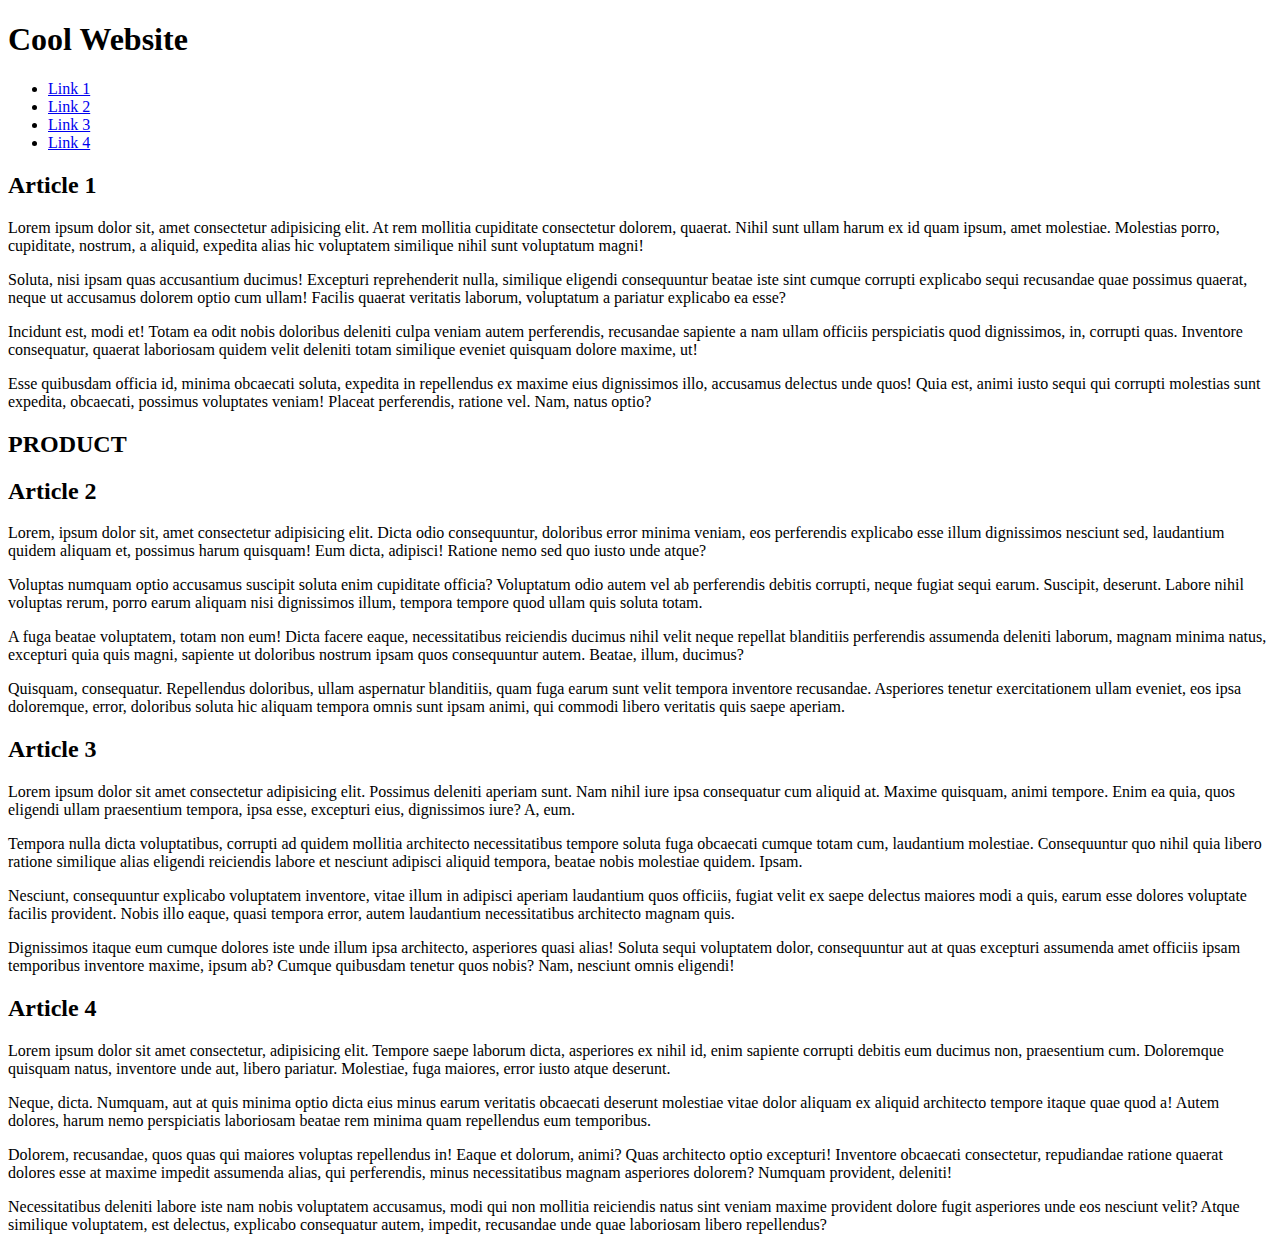
<file: kurata.kimi/class-work/index.html>
<!DOCTYPE html>
<html lang="en">
<head>
	<meta charset="UTF-8">
	<meta name="viewport" content="width=device-width, initial-scale=1.0">
	<title>Website</title>
	<base href="http://kimikurata.com/aau/wnm608/kurata.kimi/class-work/">

   <link rel="stylesheet" href="lib/css/styleguide.css">
   <link rel="stylesheet" href="lib/css/gridsystem.css">
   <link rel="stylesheet" href="css/storetheme.css">
</head>
<body>
 <!-- header>h1+p -->
   <!-- cmd + / -->
   <header class="navbar">
      <div class="container display-flex flex-align-center">
         <div class="flex-none">
            <h1>Cool Website</h1>
         </div>

         <div class="flex-stretch"></div>

         <!-- nav.nav>ul>li*4>a[href=#article$]>{Link $} -->
         <nav class="nav flex-none">
            <ul class="display-flex">
               <li><a href="#article1">Link 1</a></li>
               <li><a href="#article2">Link 2</a></li>
               <li><a href="#article3">Link 3</a></li>
               <li><a href="#article4">Link 4</a></li>
            </ul>
         </nav>
      </div>
   </header>


   <!-- .container>article#article$.article*4>h2{Article $}+div.article-body>p*4>lorem40 -->
   <div class="container">
      <article id="article1" class="article card soft">
         <h2>Article 1</h2>
         <div class="article-body">
            <p>Lorem ipsum dolor sit, amet consectetur adipisicing elit. At rem mollitia cupiditate consectetur dolorem, quaerat. Nihil sunt ullam harum ex id quam ipsum, amet molestiae. Molestias porro, cupiditate, nostrum, a aliquid, expedita alias hic voluptatem similique nihil sunt voluptatum magni!</p>
            <p>Soluta, nisi ipsam quas accusantium ducimus! Excepturi reprehenderit nulla, similique eligendi consequuntur beatae iste sint cumque corrupti explicabo sequi recusandae quae possimus quaerat, neque ut accusamus dolorem optio cum ullam! Facilis quaerat veritatis laborum, voluptatum a pariatur explicabo ea esse?</p>
            <p>Incidunt est, modi et! Totam ea odit nobis doloribus deleniti culpa veniam autem perferendis, recusandae sapiente a nam ullam officiis perspiciatis quod dignissimos, in, corrupti quas. Inventore consequatur, quaerat laboriosam quidem velit deleniti totam similique eveniet quisquam dolore maxime, ut!</p>
            <p>Esse quibusdam officia id, minima obcaecati soluta, expedita in repellendus ex maxime eius dignissimos illo, accusamus delectus unde quos! Quia est, animi iusto sequi qui corrupti molestias sunt expedita, obcaecati, possimus voluptates veniam! Placeat perferendis, ratione vel. Nam, natus optio?</p>
         </div>
      </article>
   </div>

      <div class="view-window display-flex flex-align-center flex-justify-center" style="background-image:url(https://i.pinimg.com/originals/80/4c/6e/804c6ebaa34dafc933c0847d9ca1fd15.png)">
         <h2 class="card soft dark">PRODUCT</h2>
      </div>

   <div class="container">
      <article id="article2" class="article card hard">
         <h2>Article 2</h2>
         <div class="article-body">
            <p>Lorem, ipsum dolor sit, amet consectetur adipisicing elit. Dicta odio consequuntur, doloribus error minima veniam, eos perferendis explicabo esse illum dignissimos nesciunt sed, laudantium quidem aliquam et, possimus harum quisquam! Eum dicta, adipisci! Ratione nemo sed quo iusto unde atque?</p>
            <p>Voluptas numquam optio accusamus suscipit soluta enim cupiditate officia? Voluptatum odio autem vel ab perferendis debitis corrupti, neque fugiat sequi earum. Suscipit, deserunt. Labore nihil voluptas rerum, porro earum aliquam nisi dignissimos illum, tempora tempore quod ullam quis soluta totam.</p>
            <p>A fuga beatae voluptatem, totam non eum! Dicta facere eaque, necessitatibus reiciendis ducimus nihil velit neque repellat blanditiis perferendis assumenda deleniti laborum, magnam minima natus, excepturi quia quis magni, sapiente ut doloribus nostrum ipsam quos consequuntur autem. Beatae, illum, ducimus?</p>
            <p>Quisquam, consequatur. Repellendus doloribus, ullam aspernatur blanditiis, quam fuga earum sunt velit tempora inventore recusandae. Asperiores tenetur exercitationem ullam eveniet, eos ipsa doloremque, error, doloribus soluta hic aliquam tempora omnis sunt ipsam animi, qui commodi libero veritatis quis saepe aperiam.</p>
         </div>
      </article>
      <article id="article3" class="article card">
         <h2>Article 3</h2>
         <div class="article-body">
            <p>Lorem ipsum dolor sit amet consectetur adipisicing elit. Possimus deleniti aperiam sunt. Nam nihil iure ipsa consequatur cum aliquid at. Maxime quisquam, animi tempore. Enim ea quia, quos eligendi ullam praesentium tempora, ipsa esse, excepturi eius, dignissimos iure? A, eum.</p>
            <p>Tempora nulla dicta voluptatibus, corrupti ad quidem mollitia architecto necessitatibus tempore soluta fuga obcaecati cumque totam cum, laudantium molestiae. Consequuntur quo nihil quia libero ratione similique alias eligendi reiciendis labore et nesciunt adipisci aliquid tempora, beatae nobis molestiae quidem. Ipsam.</p>
            <p>Nesciunt, consequuntur explicabo voluptatem inventore, vitae illum in adipisci aperiam laudantium quos officiis, fugiat velit ex saepe delectus maiores modi a quis, earum esse dolores voluptate facilis provident. Nobis illo eaque, quasi tempora error, autem laudantium necessitatibus architecto magnam quis.</p>
            <p>Dignissimos itaque eum cumque dolores iste unde illum ipsa architecto, asperiores quasi alias! Soluta sequi voluptatem dolor, consequuntur aut at quas excepturi assumenda amet officiis ipsam temporibus inventore maxime, ipsum ab? Cumque quibusdam tenetur quos nobis? Nam, nesciunt omnis eligendi!</p>
         </div>
      </article>
      <article id="article4" class="article card">
         <h2>Article 4</h2>
         <div class="article-body">
            <p>Lorem ipsum dolor sit amet consectetur, adipisicing elit. Tempore saepe laborum dicta, asperiores ex nihil id, enim sapiente corrupti debitis eum ducimus non, praesentium cum. Doloremque quisquam natus, inventore unde aut, libero pariatur. Molestiae, fuga maiores, error iusto atque deserunt.</p>
            <p>Neque, dicta. Numquam, aut at quis minima optio dicta eius minus earum veritatis obcaecati deserunt molestiae vitae dolor aliquam ex aliquid architecto tempore itaque quae quod a! Autem dolores, harum nemo perspiciatis laboriosam beatae rem minima quam repellendus eum temporibus.</p>
            <p>Dolorem, recusandae, quos quas qui maiores voluptas repellendus in! Eaque et dolorum, animi? Quas architecto optio excepturi! Inventore obcaecati consectetur, repudiandae ratione quaerat dolores esse at maxime impedit assumenda alias, qui perferendis, minus necessitatibus magnam asperiores dolorem? Numquam provident, deleniti!</p>
            <p>Necessitatibus deleniti labore iste nam nobis voluptatem accusamus, modi qui non mollitia reiciendis natus sint veniam maxime provident dolore fugit asperiores unde eos nesciunt velit? Atque similique voluptatem, est delectus, explicabo consequatur autem, impedit, recusandae unde quae laboriosam libero repellendus?</p>
         </div>
      </article>
   </div>
	
	<script src="js/javascript.js"></script>
	<!-- <script src="lib/js/libcript.js"></script> -->
</body>
</html>
</file>
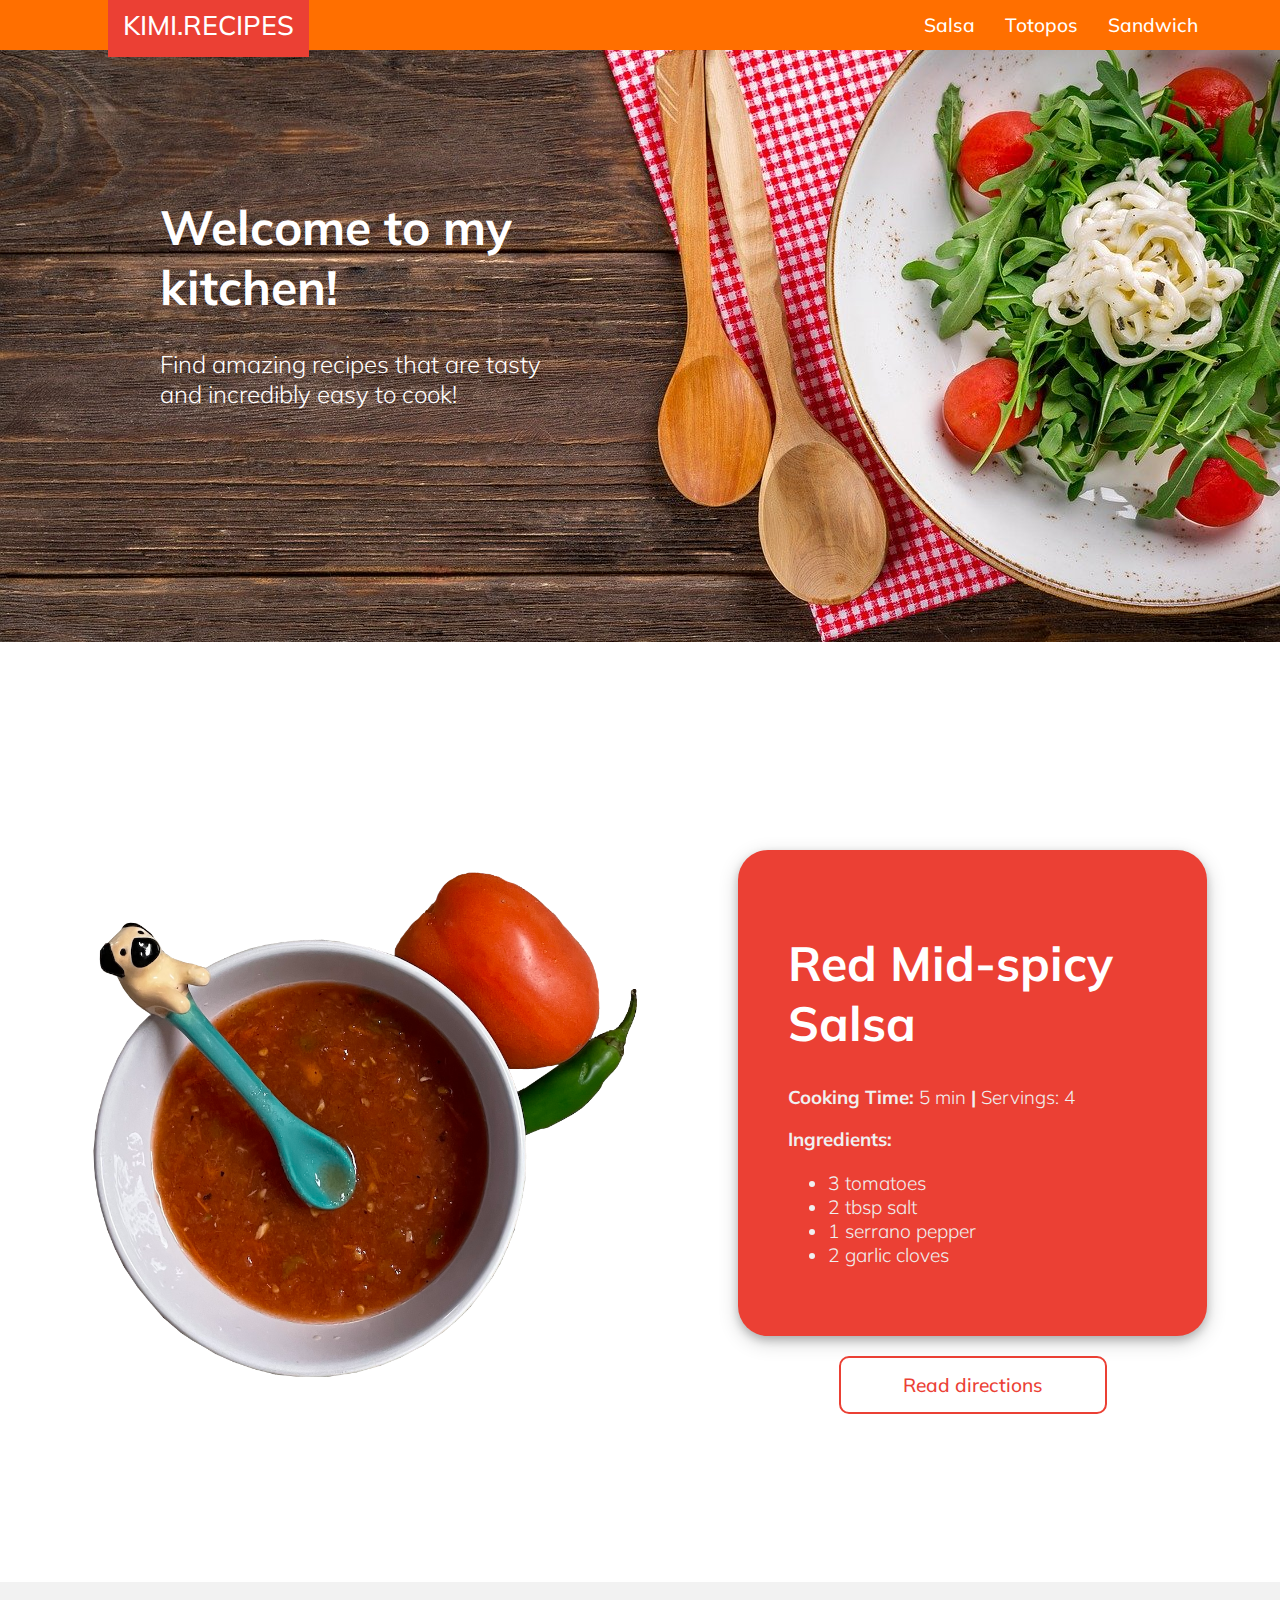
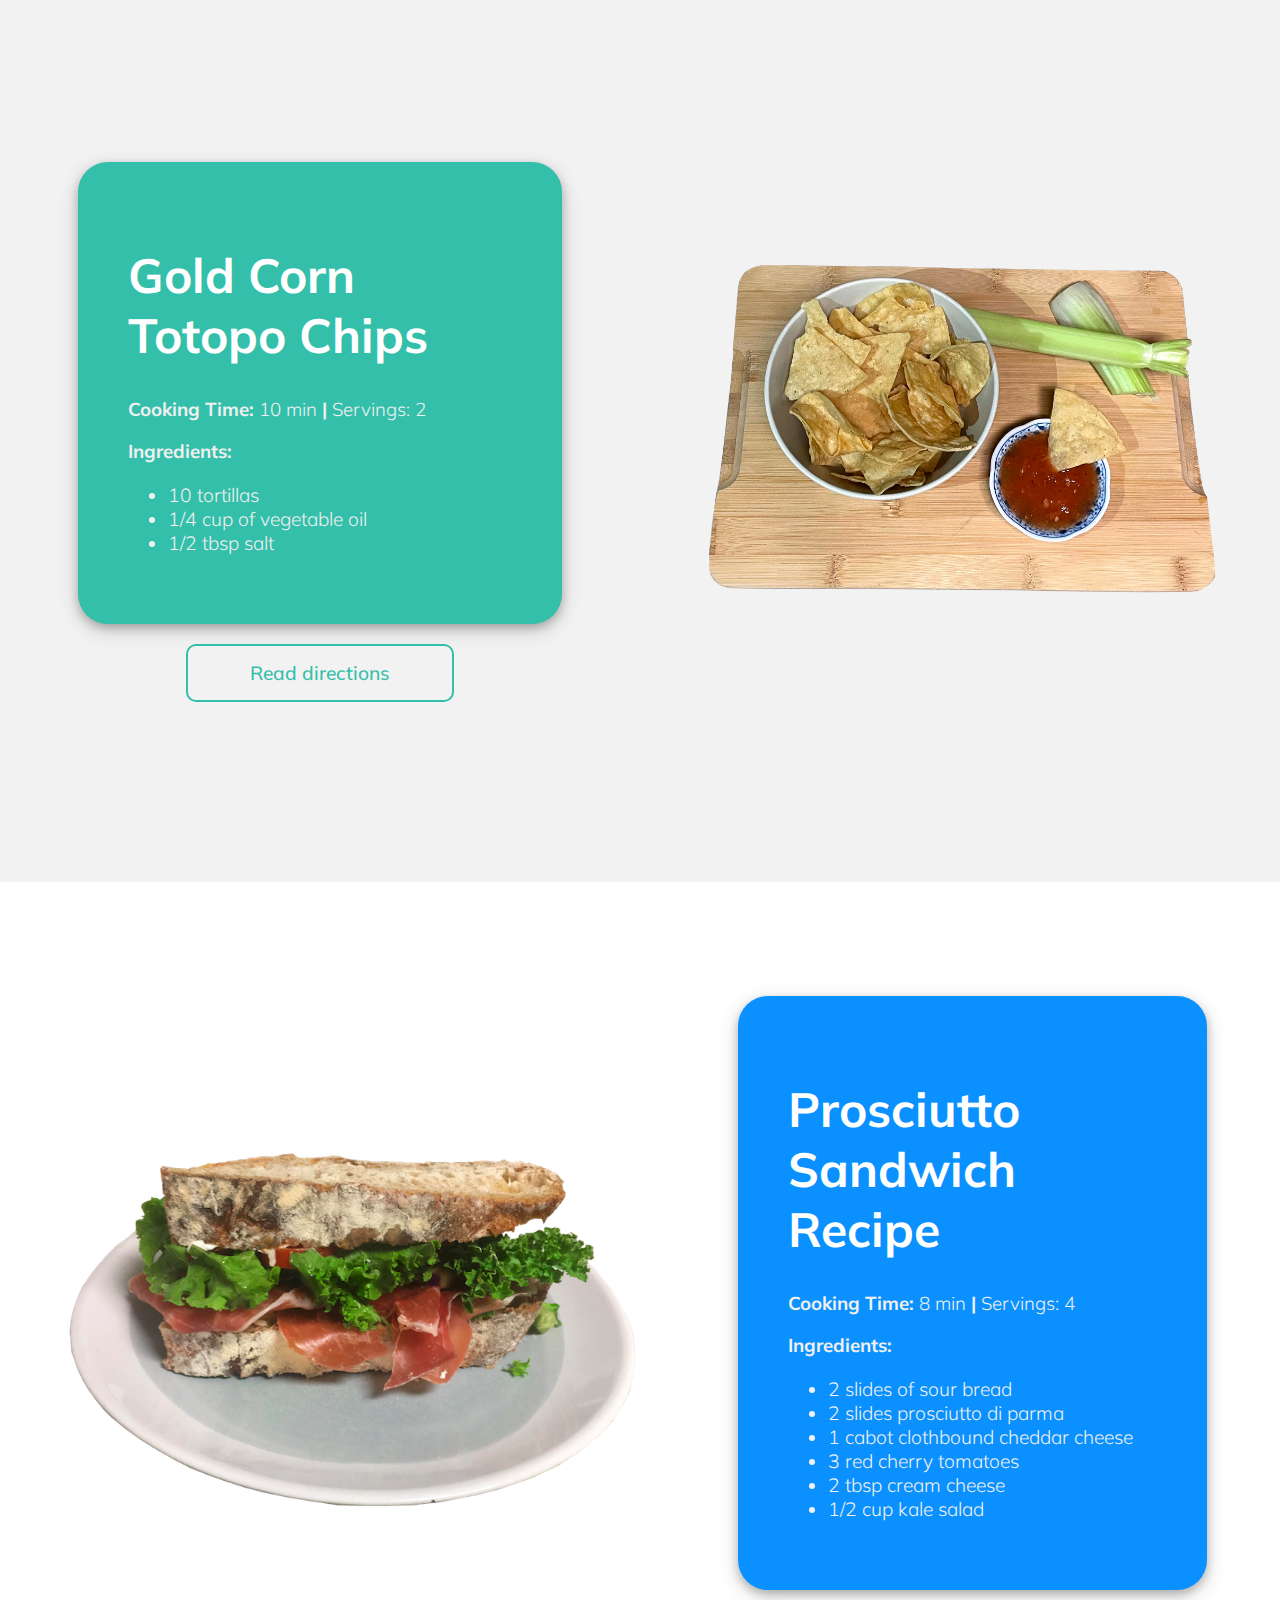
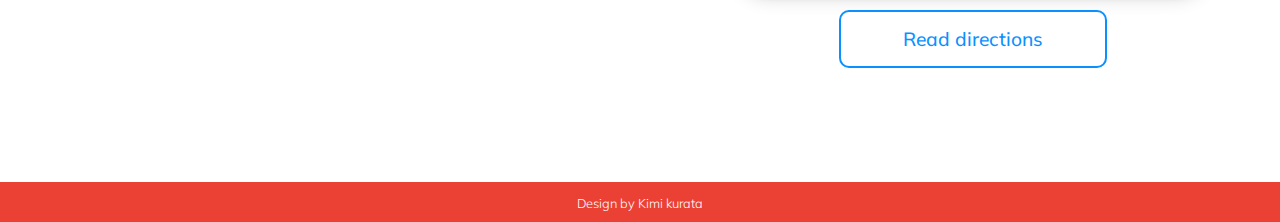
<file: kurata.kimi/recipes/index.html>
<!DOCTYPE html>
<html lang="en">
<head>
	<!-- Global site tag (gtag.js) - Google Analytics -->
	<script async src="https://www.googletagmanager.com/gtag/js?id=UA-190077089-1"></script>
	<script>
  		window.dataLayer = window.dataLayer || [];
  		function gtag(){dataLayer.push(arguments);}
 		gtag('js', new Date());

  		gtag('config', 'UA-190077089-1');
	</script>
	<meta charset="UTF-8">
	<meta name="viewport" content="width=device-width, initial-scale=1.0">
	<title>Recipes</title>
	<link rel="stylesheet" href="css//stylesheet.css">
	<link rel="preconnect" href="https://fonts.gstatic.com">
	<link href="https://fonts.googleapis.com/css2?family=Mulish:ital,wght@0,200;0,300;0,400;0,500;0,600;0,700;0,800;0,900;1,600&display=swap" rel="stylesheet">
	<script src="https:/ajax.googleapis.com/ajax/libs/jquery/3.5.1/jquery.min.js"></script>
	<!-- Google Tag Manager -->
	<script>(function(w,d,s,l,i){w[l]=w[l]||[];w[l].push({'gtm.start':
	new Date().getTime(),event:'gtm.js'});var f=d.getElementsByTagName(s)[0],
	j=d.createElement(s),dl=l!='dataLayer'?'&l='+l:'';j.async=true;j.src=
	'https://www.googletagmanager.com/gtm.js?id='+i+dl;f.parentNode.insertBefore(j,f);
	})(window,document,'script','dataLayer','GTM-WXGXXJT');</script>
	<!-- End Google Tag Manager -->
	
</head>
<body>
	<!-- Google Tag Manager (noscript) -->
	<noscript><iframe src="https://www.googletagmanager.com/ns.html?id=GTM-WXGXXJT"
	height="0" width="0" style="display:none;visibility:hidden"></iframe></noscript>
	<!-- End Google Tag Manager (noscript) -->
	<nav id="top-menu" class="navbar_container">
		
			<ul class="nav">
			  <li class="active" >
			    <a id="home" href="#toppage">KIMI.RECIPES</a>
			  </li>
			  <li >
			    <a id="salsa" href="#recipe1">Salsa</a>
			  </li>
			  <li >
			    <a id="totopo" href="#recipe2">Totopos</a>
			  </li>
			  <li >
			    <a id="sandwitch" href="#recipe3">Sandwich</a>
			  </li>
			</ul>
	
	</nav>
	<div id="toppage" class="top_container ">

		<h1 class="top_title side_paddign">Welcome to my kitchen!</h1>
		<p class="top_text side_paddign">Find amazing recipes that are tasty and incredibly easy to cook!</p>
		
	</div>
<!-- new section 1 -->
	<div id="recipe1" class="recipe_container">
		<div class="recipe_image_container_r">
			<img class="recipe1_image" src="images/salsa1.png" alt="salsa1 image" >
		</div>
		<div class="recipe_card_container_r">
			<div class="recipe_card">
				<h1 class="recipe1_title">Red Mid-spicy Salsa</h1>
				<h3 class="cooking_time">Cooking Time:   <spam style="font-weight: 300">5 min </spam>      |   <spam style="font-weight: 300">    Servings: 4</spam></h3>
				<h3 class="ingredients_title">Ingredients: </h3>
				<ul class="ingredients_li">
				  <li>3 tomatoes</li>
				  <li>2 tbsp salt</li>
				  <li>1 serrano pepper</li>
				  <li>2 garlic cloves</li>
				</ul>
			</div>
			<a id="mybtn1" class="toggle_btn" href="#recipe1_toggle">Read directions</a>
		</div>
	</div>
	<!--  section1 hidden  -->
	<div id="recipe1_toggle" class="initiallyHidden recipe_steps_container">
		<div class="individual_step">
			<div class="step">
				<ol>
					<li>Wash the tomatoes and the serrano pepper with plenty of water.</li>
				</ol>
			</div>
			<div class="step_image_container">
				<img class="recipe1_image step_image"  src="images/salsastep1.jpg" alt="salsa1 ingredients" >
			</div>
		</div>
		<div class="individual_step">
			<div class="step">
				<ol start="2">
					<li>Cut in half the tomatoes and grill them on a pan until they become very soft. Do the same with the serrano pepper. You can use a piece of foil to protect the pan like shown in the picture.</li>
				</ol>
			</div>
			<div class="step_image_container">
				<img class="recipe1_image step_image" src="images/salsastep2.jpg" alt="salsa1 ingredients" >
			</div>
		</div>
		<div class="individual_step">
			<div class="step">
				<ol start="3">
					<li>Use the blender to grind the grill tomatoes, serrano pepper, garlic, and onion. Feel free to add salt.</li>
				</ol>
			</div>
			<div class="step_image_container">
				<img class="recipe1_image step_image" src="images/salsastep3.jpg" alt="salsa1 ingredients" >
			</div>
		</div>
		<div class="individual_step">
			<div class="step">
				<ol start="3">
					<li>Continuous blending the mix until you get a nice deep texture. Don't forget to taste the salsa and see if it needs an extra pinch of salt. Enjoy your salsa with tortilla chips or anything you would like! </li>
				</ol>
			</div>
			<div class="step_image_container">
				<img class="recipe1_image step_image" src="images/salsastep4.jpg" alt="salsa1 ingredients" >
			</div>
		</div>
		<button id="mybtn2" class="hidedirec toggle_btn">Hide directions</button>
	</div>
<!-- new section 2 -->
	<div id="recipe2" class="recipe_container">
		<div class="recipe_card_container_l  ">
			<div class="recipe_card recipe_card2">
				<h1 class="recipe1_title">Gold Corn Totopo Chips</h1>
				<h3 class="cooking_time">Cooking Time:   <spam style="font-weight: 300">10 min</spam>      |   <spam style="font-weight: 300">    Servings: 2</spam></h3>
				<h3 class="ingredients_title">Ingredients: </h3>
				<ul class="ingredients_li">
				  <li>10 tortillas</li>
				  <li>1/4 cup of vegetable oil</li>
				  <li>1/2 tbsp salt</li>
				</ul>
			</div>
			<a id="mybtn3" class="toggle_btn" href="#recipe2_toggle">Read directions</a>
		</div>
		<div class="recipe_image_container_l">
			<img class="recipe1_image" src="images/totopo1.png" alt="salsa1 image" >
		</div>
	</div>
	<!--  section2 hidden  -->
	<div id="recipe2_toggle" class="initiallyHidden recipe_steps_container">
		<div class="individual_step">
			<div class="step">
				<ol>
					<li>Cut the tortillas with a knife or by hand into 1.5 in pieces. I recommend cutting them in a triangle shape.</li>
				</ol>
			</div>
			<div class="step_image_container">
				<img class="recipe1_image step_image" src="images/totopostep1.jpg" alt="salsa1 ingredients" >
			</div>
		</div>
		<div class="individual_step">
			<div class="step">
				<ol start="2">
					<li>Pour the oil into a pan and bring it to high heat, add the tortilla triangles to the pan and fry them until getting a nice golden color (about 5 min). </li>
				</ol>
			</div>
			<div class="step_image_container">
				<img class="recipe1_image step_image" src="images/totopostep2.jpg" alt="salsa1 ingredients" >
			</div>
		</div>
		<div class="individual_step">
			<div class="step">
				<ol start="3">
					<li>Remove the totopos from the pan and let them rest in a bowl with an absorbent towel to extract the extra oil.</li>
				</ol>
			</div>
			<div class="step_image_container">
				<img class="recipe1_image step_image" src="images/totopostep3.jpg" alt="salsa1 ingredients" >
			</div>
		</div>
		<button id="mybtn4" class="hidedirec toggle_btn ">Hide directions</button>
	</div>
	<!-- new section 3 -->
	<div id="recipe3" class="recipe_container">
		<div class="recipe_image_container_r">
			<img class="recipe1_image" src="images/sandwitch1.png" alt="salsa1 image" >
		</div>
		<div class="recipe_card_container_r">
			<div class="recipe_card recipe_card3">
				<h1 class="recipe1_title">Prosciutto Sandwich Recipe</h1>
				<h3 class="cooking_time">Cooking Time:   <spam style="font-weight: 300">8 min</spam>      |   <spam style="font-weight: 300">    Servings: 4</spam></h3>
				<h3 class="ingredients_title">Ingredients: </h3>
				<ul class="ingredients_li">
				  <li>2 slides of sour bread</li>
				  <li>2 slides prosciutto di parma</li>
				  <li>1 cabot clothbound cheddar cheese</li>
				  <li>3 red cherry tomatoes</li>
				  <li>2 tbsp cream cheese</li>
				  <li>1/2 cup kale salad</li>
				</ul>
			</div>
			<a id="mybtn5" class="toggle_btn" href="#recipe3_toggle">Read directions</a>
		</div>
	</div>
	<!--  section3 hidden  -->
	<div id="recipe3_toggle" class="initiallyHidden recipe_steps_container" >
		<div class="step_box">
			<div class="individual_step">
				<div class="step">
					<ol>
						<li>Chop the kale and slide the red cherry tomatoes.</li>
					</ol>
				</div>
				<div class="step_image_container">
					<img class="recipe1_image step_image" src="images/sandstep1.jpg" alt="salsa1 ingredients" >
				</div>
			</div>
			<div class="individual_step">
				<div class="step">
					<ol start="2">
						<li>Spread the cream cheese on the bread surface and add the cherry tomatoes on top of it.</li>
					</ol>
				</div>
				<div class="step_image_container">
					<img class="recipe1_image step_image" src="images/sandstep2.jpg" alt="salsa1 ingredients" >
				</div>
			</div>
			<div class="individual_step">
				<div class="step">
					<ol start="3">
						<li>Place the cheese, the prosciutto, and the kale on the other piece of bread.</li>
					</ol>
				</div>
				<div class="step_image_container">
					<img class="recipe1_image step_image" src="images/sandstep3.jpg" alt="salsa1 ingredients" >
				</div>
			</div>
			<div class="individual_step">
				<div class="step">
					<ol start="4">
						<li>Finally, join the two pieces of bread and enjoy!</li>
					</ol> 
				</div>
				<div class="step_image_container">
					<img class="recipe1_image step_image" src="images/sandstep4.jpg" alt="salsa1 ingredients" >
				</div>
			</div>
		</div>
		<button id="mybtn6" class="hidedirec toggle_btn " >Hide directions</button>
	</div>
	<footer class="footer_simple">
		<p class="footer_text">Design by Kimi kurata</p>
	</footer>






	<script src="js/javascript.js"></script
</body>
</html>
</file>
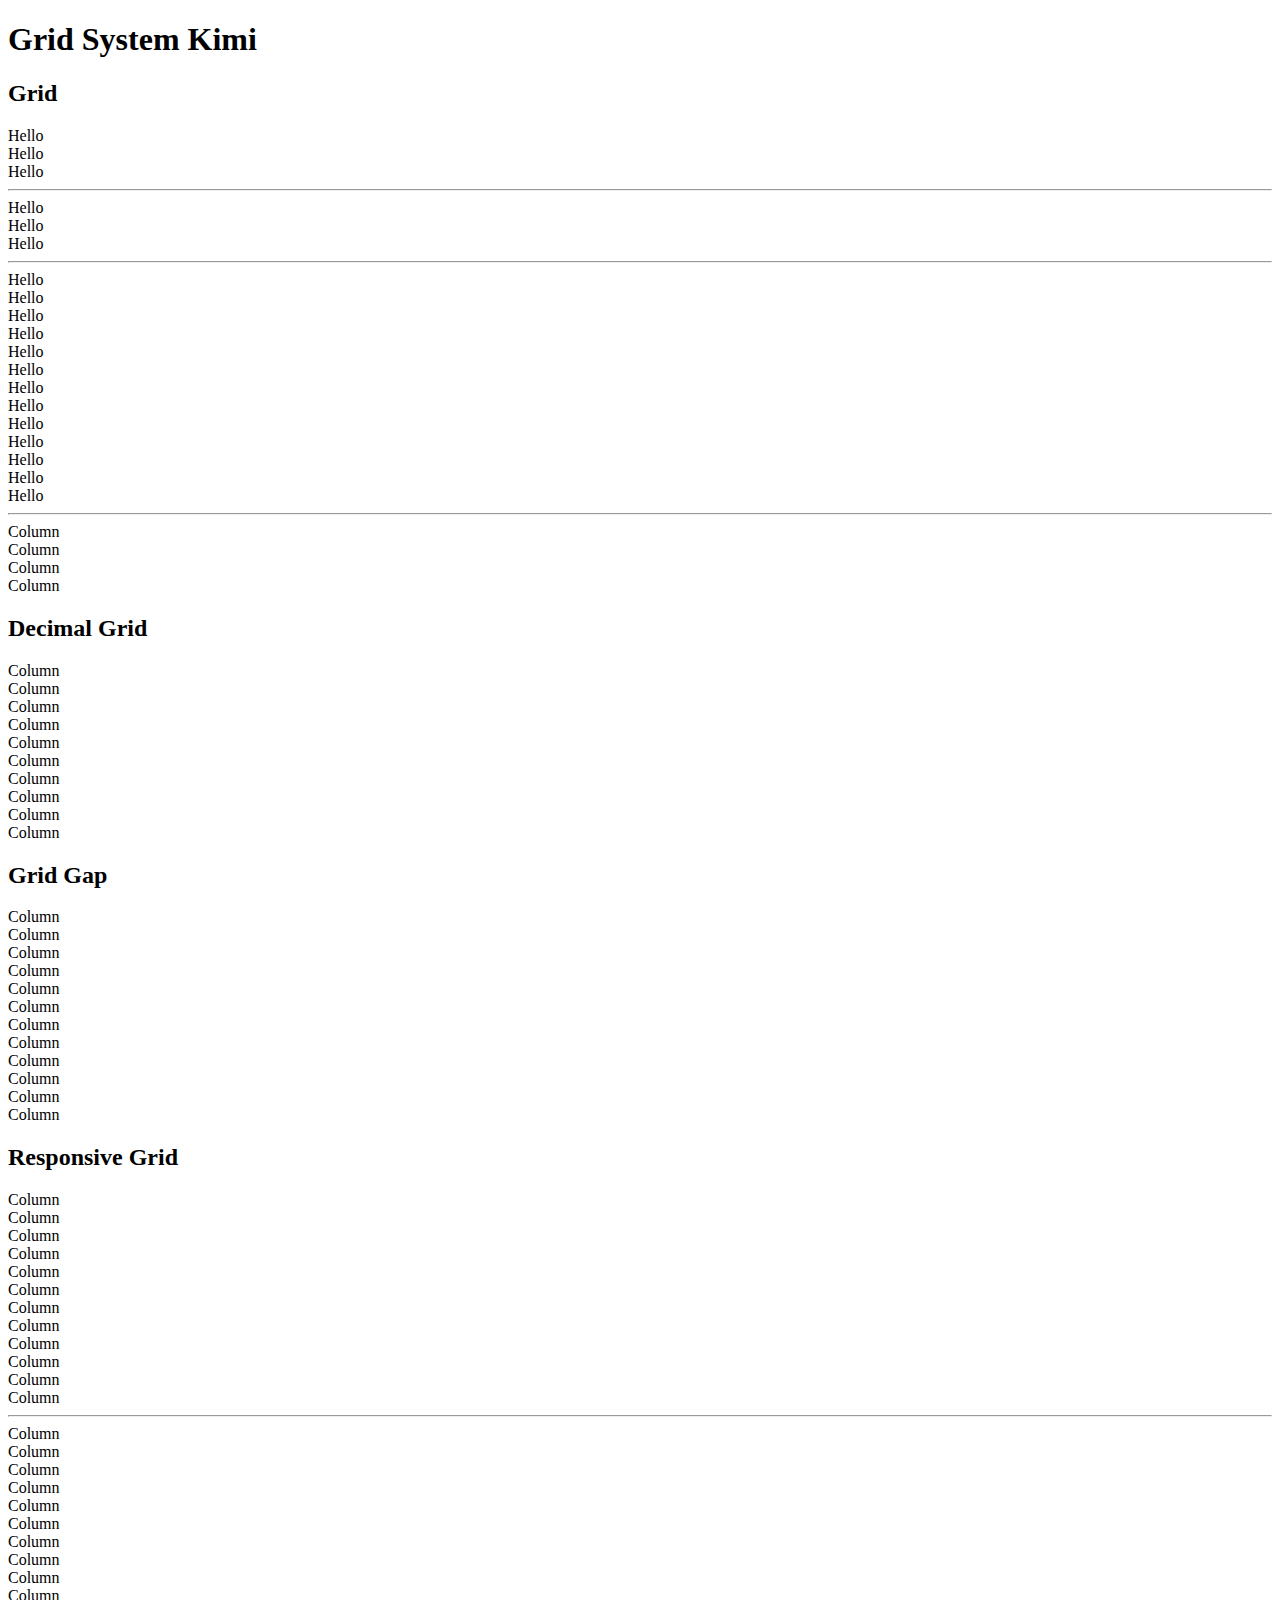
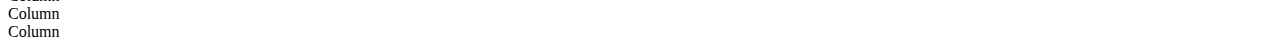
<file: kurata.kimi/demo/grid.html>
<!DOCTYPE html>
<html lang="en">
<head>
	<meta charset="UTF-8">
	<meta name="viewport" content="width=device-width, initial-scale=1.0">
	<title>Document</title>

	<base href="http://kimikurata.com/aau/wnm608/kurata.kimi/">

	<link rel="stylesheet" href="lib/css/styleguide.css">
	<link rel="stylesheet" href="lib/css/gridsystem.css">
	<link rel="stylesheet" href="css/storetheme.css">
</head>
<body>
	<header class="navbar">
		<div class="container display-flex flex-align-center">
			<div class="flex-none">
				<h1>Grid System Kimi</h1>
			</div>
		</div>
	</header>
	<div class="container">
      <div class="card soft">
         <h2>Grid</h2>
         <div class="grid">
            <div class="col-4"><div class="well">Hello</div></div>
            <div class="col-4"><div class="well">Hello</div></div>
            <div class="col-4"><div class="well">Hello</div></div>
         </div>
         <hr>
         <div class="grid">
            <div class="col-3"><div class="well">Hello</div></div>
            <div class="col-5"><div class="well">Hello</div></div>
            <div class="col-4"><div class="well">Hello</div></div>
         </div>
         <hr>
         <div class="grid">
            <div class="col-3">
            	<div class="well">
               		<div class="display-flex">
	                  <div class="flex-none">Hello</div>
	                  <div class="flex-stretch"></div>
	                  <div class="flex-none">Hello</div>
               		</div>
            	</div>
            </div>
            <div class="col-3"><div class="well">Hello</div></div>
            <div class="col-3"><div class="well">Hello</div></div>
            <div class="col-3"><div class="well">Hello</div></div>
            <div class="col-3"><div class="well">Hello</div></div>
            <div class="col-3"><div class="well">Hello</div></div>
            <div class="col-3"><div class="well">Hello</div></div>
            <div class="col-3"><div class="well">Hello</div></div>
            <div class="col-3"><div class="well">Hello</div></div>
            <div class="col-3"><div class="well">Hello</div></div>
            <div class="col-3"><div class="well">Hello</div></div>
            <div class="col-3"><div class="well">Hello</div></div>
         </div>
         <hr>
         <div class="grid">
            <div class="col-6">
               <div class="grid">
                  <!-- .col-4*3>.well{Column} -->
                  <div class="col-4">
                     <div class="well">Column</div>
                  </div>
                  <div class="col-4">
                     <div class="well">Column</div>
                  </div>
                  <div class="col-4">
                     <div class="well">Column</div>
                  </div>
               </div>
            </div>
            <div class="col-6"><div class="well">Column</div></div>
         </div>
      </div>
   </div>

   <div class="container">
      <div class="card soft">
         <h2>Decimal Grid</h2>


         <div class="grid decimal">
            <!-- .col-xs-2>.well{Column} -->
            <div class="col-xs-2">
               <div class="well">Column</div>
            </div>
            <div class="col-xs-2">
               <div class="well">Column</div>
            </div>
            <div class="col-xs-2">
               <div class="well">Column</div>
            </div>
            <div class="col-xs-2">
               <div class="well">Column</div>
            </div>
            <div class="col-xs-2">
               <div class="well">Column</div>
            </div>
            <div class="col-xs-2">
               <div class="well">Column</div>
            </div>
            <div class="col-xs-2">
               <div class="well">Column</div>
            </div>
            <div class="col-xs-2">
               <div class="well">Column</div>
            </div>
            <div class="col-xs-2">
               <div class="well">Column</div>
            </div>
            <div class="col-xs-2">
               <div class="well">Column</div>
            </div>
         </div>
      </div>
   </div>





   <div class="container">
      <div class="card soft">
         <h2>Grid Gap</h2>


         <div class="grid gap">
            <!-- .col-xs-12.col-md-4*12>.well{Column} -->
            <div class="col-xs-12 col-md-4">
               <div class="well">Column</div>
            </div>
            <div class="col-xs-12 col-md-4">
               <div class="well">Column</div>
            </div>
            <div class="col-xs-12 col-md-4">
               <div class="well">Column</div>
            </div>
            <div class="col-xs-12 col-md-4">
               <div class="well">Column</div>
            </div>
            <div class="col-xs-12 col-md-4">
               <div class="well">Column</div>
            </div>
            <div class="col-xs-12 col-md-4">
               <div class="well">Column</div>
            </div>
            <div class="col-xs-12 col-md-4">
               <div class="well">Column</div>
            </div>
            <div class="col-xs-12 col-md-4">
               <div class="well">Column</div>
            </div>
            <div class="col-xs-12 col-md-4">
               <div class="well">Column</div>
            </div>
            <div class="col-xs-12 col-md-4">
               <div class="well">Column</div>
            </div>
            <div class="col-xs-12 col-md-4">
               <div class="well">Column</div>
            </div>
            <div class="col-xs-12 col-md-4">
               <div class="well">Column</div>
            </div>
         </div>
      </div>
   </div>



   <div class="container">
      <div class="card soft">
         <h2>Responsive Grid</h2>

         <div class="grid">
            <!-- .col-xs-12.col-md-4*12>.well{Column} -->
            <div class="col-xs-12 col-lg-4">
               <div class="well">Column</div>
            </div>
            <div class="col-xs-12 col-lg-4">
               <div class="well">Column</div>
            </div>
            <div class="col-xs-12 col-lg-4">
               <div class="well">Column</div>
            </div>
            <div class="col-xs-12 col-lg-4">
               <div class="well">Column</div>
            </div>
            <div class="col-xs-12 col-lg-4">
               <div class="well">Column</div>
            </div>
            <div class="col-xs-12 col-lg-4">
               <div class="well">Column</div>
            </div>
            <div class="col-xs-12 col-lg-4">
               <div class="well">Column</div>
            </div>
            <div class="col-xs-12 col-lg-4">
               <div class="well">Column</div>
            </div>
            <div class="col-xs-12 col-lg-4">
               <div class="well">Column</div>
            </div>
            <div class="col-xs-12 col-lg-4">
               <div class="well">Column</div>
            </div>
            <div class="col-xs-12 col-lg-4">
               <div class="well">Column</div>
            </div>
            <div class="col-xs-12 col-lg-4">
               <div class="well">Column</div>
            </div>
         </div>

         <hr>


         <div class="grid">
            <!-- .col-xs-12.col-sm-6.col-md-4.col-lg-3*12>.well{Column} -->
            <div class="col-xs-12 col-sm-6 col-md-4 col-lg-3">
               <div class="well">Column</div>
            </div>
            <div class="col-xs-12 col-sm-6 col-md-4 col-lg-3">
               <div class="well">Column</div>
            </div>
            <div class="col-xs-12 col-sm-6 col-md-4 col-lg-3">
               <div class="well">Column</div>
            </div>
            <div class="col-xs-12 col-sm-6 col-md-4 col-lg-3">
               <div class="well">Column</div>
            </div>
            <div class="col-xs-12 col-sm-6 col-md-4 col-lg-3">
               <div class="well">Column</div>
            </div>
            <div class="col-xs-12 col-sm-6 col-md-4 col-lg-3">
               <div class="well">Column</div>
            </div>
            <div class="col-xs-12 col-sm-6 col-md-4 col-lg-3">
               <div class="well">Column</div>
            </div>
            <div class="col-xs-12 col-sm-6 col-md-4 col-lg-3">
               <div class="well">Column</div>
            </div>
            <div class="col-xs-12 col-sm-6 col-md-4 col-lg-3">
               <div class="well">Column</div>
            </div>
            <div class="col-xs-12 col-sm-6 col-md-4 col-lg-3">
               <div class="well">Column</div>
            </div>
            <div class="col-xs-12 col-sm-6 col-md-4 col-lg-3">
               <div class="well">Column</div>
            </div>
            <div class="col-xs-12 col-sm-6 col-md-4 col-lg-3">
               <div class="well">Column</div>
            </div>
         </div>
      </div>
   </div>


</body>
</html>
</file>
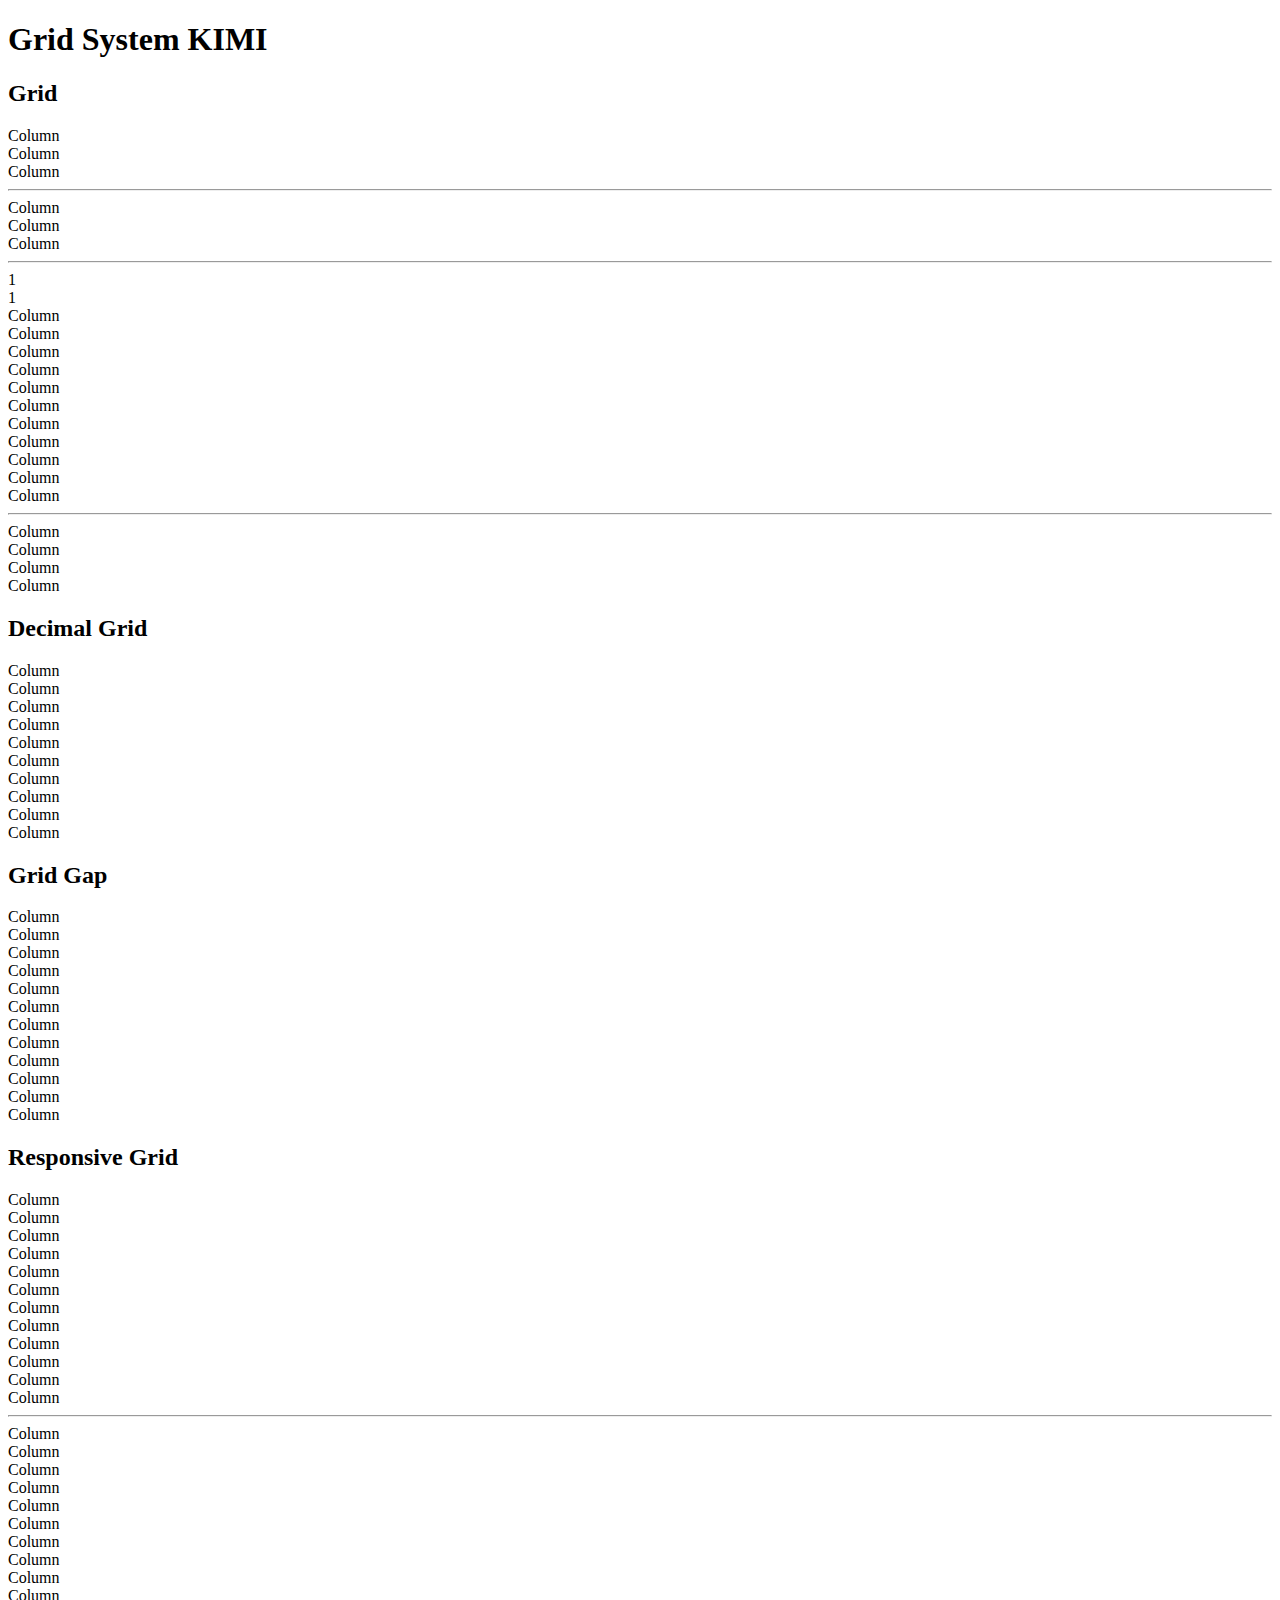
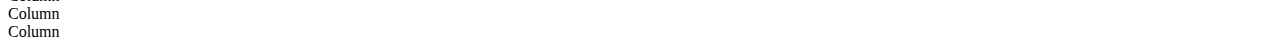
<file: kurata.kimi/class-work/demo/grid.html>
<!DOCTYPE html>
<html lang="en">
<head>
   <meta charset="UTF-8">
   <meta name="viewport" content="width=device-width, initial-scale=1.0">
   <title>Responsive Grid</title>

   <link rel="preconnect" href="https://fonts.gstatic.com">
   <link href="https://fonts.googleapis.com/css2?family=Rubik:ital,wght@0,300;0,400;0,500;0,600;0,700;1,300;1,400&display=swap" rel="stylesheet">

   <base href="http://kimikurata.com/aau/wnm608/kurata.kimi/class-work/">

   <link rel="stylesheet" href="lib/css/styleguide.css">
   <link rel="stylesheet" href="lib/css/gridsystem.css">
   <link rel="stylesheet" href="css/storetheme.css">

</head>
<body>
   <header class="navbar">
      <div class="container display-flex flex-align-center">
         <div class="flex-none">
            <h1>Grid System KIMI</h1>
         </div>
      </div>
   </header>

   <div class="container">
      <div class="card soft">
         <h2>Grid</h2>

         <div class="grid">
            <div class="col-4"><div class="well">Column</div></div>
            <div class="col-4"><div class="well">Column</div></div>
            <div class="col-4"><div class="well">Column</div></div>
         </div>
         <hr>
         <div class="grid">
            <div class="col-3"><div class="well">Column</div></div>
            <div class="col-5"><div class="well">Column</div></div>
            <div class="col-4"><div class="well">Column</div></div>
         </div>
         <hr>
         <div class="grid">
            <div class="col-3"><div class="well">
               <div class="display-flex">
                  <div class="flex-none">1</div>
                  <div class="flex-stretch"></div>
                  <div class="flex-none">1</div>
               </div>
            </div></div>
            <div class="col-3"><div class="well">Column</div></div>
            <div class="col-3"><div class="well">Column</div></div>
            <div class="col-3"><div class="well">Column</div></div>
            <div class="col-3"><div class="well">Column</div></div>
            <div class="col-3"><div class="well">Column</div></div>
            <div class="col-3"><div class="well">Column</div></div>
            <div class="col-3"><div class="well">Column</div></div>
            <div class="col-3"><div class="well">Column</div></div>
            <div class="col-3"><div class="well">Column</div></div>
            <div class="col-3"><div class="well">Column</div></div>
            <div class="col-3"><div class="well">Column</div></div>
         </div>
         <hr>
         <div class="grid">
            <div class="col-6">
               <div class="grid">
                  <!-- .col-4*3>.well{Column} -->
                  <div class="col-4">
                     <div class="well">Column</div>
                  </div>
                  <div class="col-4">
                     <div class="well">Column</div>
                  </div>
                  <div class="col-4">
                     <div class="well">Column</div>
                  </div>
               </div>
            </div>
            <div class="col-6"><div class="well">Column</div></div>
         </div>
      </div>
   </div>


   <div class="container">
      <div class="card soft">
         <h2>Decimal Grid</h2>


         <div class="grid decimal">
            <!-- .col-xs-2>.well{Column} -->
            <div class="col-xs-2">
               <div class="well">Column</div>
            </div>
            <div class="col-xs-2">
               <div class="well">Column</div>
            </div>
            <div class="col-xs-2">
               <div class="well">Column</div>
            </div>
            <div class="col-xs-2">
               <div class="well">Column</div>
            </div>
            <div class="col-xs-2">
               <div class="well">Column</div>
            </div>
            <div class="col-xs-2">
               <div class="well">Column</div>
            </div>
            <div class="col-xs-2">
               <div class="well">Column</div>
            </div>
            <div class="col-xs-2">
               <div class="well">Column</div>
            </div>
            <div class="col-xs-2">
               <div class="well">Column</div>
            </div>
            <div class="col-xs-2">
               <div class="well">Column</div>
            </div>
         </div>
      </div>
   </div>





   <div class="container">
      <div class="card soft">
         <h2>Grid Gap</h2>


         <div class="grid gap">
            <!-- .col-xs-12.col-md-4*12>.well{Column} -->
            <div class="col-xs-12 col-md-4">
               <div class="well">Column</div>
            </div>
            <div class="col-xs-12 col-md-4">
               <div class="well">Column</div>
            </div>
            <div class="col-xs-12 col-md-4">
               <div class="well">Column</div>
            </div>
            <div class="col-xs-12 col-md-4">
               <div class="well">Column</div>
            </div>
            <div class="col-xs-12 col-md-4">
               <div class="well">Column</div>
            </div>
            <div class="col-xs-12 col-md-4">
               <div class="well">Column</div>
            </div>
            <div class="col-xs-12 col-md-4">
               <div class="well">Column</div>
            </div>
            <div class="col-xs-12 col-md-4">
               <div class="well">Column</div>
            </div>
            <div class="col-xs-12 col-md-4">
               <div class="well">Column</div>
            </div>
            <div class="col-xs-12 col-md-4">
               <div class="well">Column</div>
            </div>
            <div class="col-xs-12 col-md-4">
               <div class="well">Column</div>
            </div>
            <div class="col-xs-12 col-md-4">
               <div class="well">Column</div>
            </div>
         </div>
      </div>
   </div>



   <div class="container">
      <div class="card soft">
         <h2>Responsive Grid</h2>

         <div class="grid">
            <!-- .col-xs-12.col-md-4*12>.well{Column} -->
            <div class="col-xs-12 col-lg-4">
               <div class="well">Column</div>
            </div>
            <div class="col-xs-12 col-lg-4">
               <div class="well">Column</div>
            </div>
            <div class="col-xs-12 col-lg-4">
               <div class="well">Column</div>
            </div>
            <div class="col-xs-12 col-lg-4">
               <div class="well">Column</div>
            </div>
            <div class="col-xs-12 col-lg-4">
               <div class="well">Column</div>
            </div>
            <div class="col-xs-12 col-lg-4">
               <div class="well">Column</div>
            </div>
            <div class="col-xs-12 col-lg-4">
               <div class="well">Column</div>
            </div>
            <div class="col-xs-12 col-lg-4">
               <div class="well">Column</div>
            </div>
            <div class="col-xs-12 col-lg-4">
               <div class="well">Column</div>
            </div>
            <div class="col-xs-12 col-lg-4">
               <div class="well">Column</div>
            </div>
            <div class="col-xs-12 col-lg-4">
               <div class="well">Column</div>
            </div>
            <div class="col-xs-12 col-lg-4">
               <div class="well">Column</div>
            </div>
         </div>

         <hr>


         <div class="grid">
            <!-- .col-xs-12.col-sm-6.col-md-4.col-lg-3*12>.well{Column} -->
            <div class="col-xs-12 col-sm-6 col-md-4 col-lg-3">
               <div class="well">Column</div>
            </div>
            <div class="col-xs-12 col-sm-6 col-md-4 col-lg-3">
               <div class="well">Column</div>
            </div>
            <div class="col-xs-12 col-sm-6 col-md-4 col-lg-3">
               <div class="well">Column</div>
            </div>
            <div class="col-xs-12 col-sm-6 col-md-4 col-lg-3">
               <div class="well">Column</div>
            </div>
            <div class="col-xs-12 col-sm-6 col-md-4 col-lg-3">
               <div class="well">Column</div>
            </div>
            <div class="col-xs-12 col-sm-6 col-md-4 col-lg-3">
               <div class="well">Column</div>
            </div>
            <div class="col-xs-12 col-sm-6 col-md-4 col-lg-3">
               <div class="well">Column</div>
            </div>
            <div class="col-xs-12 col-sm-6 col-md-4 col-lg-3">
               <div class="well">Column</div>
            </div>
            <div class="col-xs-12 col-sm-6 col-md-4 col-lg-3">
               <div class="well">Column</div>
            </div>
            <div class="col-xs-12 col-sm-6 col-md-4 col-lg-3">
               <div class="well">Column</div>
            </div>
            <div class="col-xs-12 col-sm-6 col-md-4 col-lg-3">
               <div class="well">Column</div>
            </div>
            <div class="col-xs-12 col-sm-6 col-md-4 col-lg-3">
               <div class="well">Column</div>
            </div>
         </div>
      </div>
   </div>

</body>
</html>
</file>
<file: kurata.kimi/class-work/lib/css/gridsystem.css>
.grid{
	display: grid;
	grid-template-columns: repeat(12,1fr);
}

.grid.decimal{
	grid-template-columns: repeat(10, 1fr);
}


.grid.gap {
   --grid-gap:1em;
   grid-gap:var(--grid-gap);
   gap:var(--grid-gap);
}
   .gap.small { --grid-gap:0.5em; }
   .gap.large { --grid-gap:2em; }




.col-1{ grid-column: span 1; }
.col-2{ grid-column: span 2; }
.col-3{ grid-column: span 3; }
.col-4{ grid-column: span 4; }
.col-5{ grid-column: span 5; }
.col-6{ grid-column: span 6; }
.col-7{ grid-column: span 7; }
.col-8{ grid-column: span 8; }
.col-9{ grid-column: span 9; }
.col-10{ grid-column: span 10; }
.col-11{ grid-column: span 11; }
.col-12{ grid-column: span 12; }


/* Extra samll Breakpoint */
@media (min-width:0){
	.col-xs-1{ grid-column: span 1; }
	.col-xs-2{ grid-column: span 2; }
	.col-xs-3{ grid-column: span 3; }
	.col-xs-4{ grid-column: span 4; }
	.col-xs-5{ grid-column: span 5; }
	.col-xs-6{ grid-column: span 6; }
	.col-xs-7{ grid-column: span 7; }
	.col-xs-8{ grid-column: span 8; }
	.col-xs-9{ grid-column: span 9; }
	.col-xs-10{ grid-column: span 10; }
	.col-xs-11{ grid-column: span 11; }
	.col-xs-12{ grid-column: span 12; }
}
/* Small Breakpoint */
@media (min-width:350px){
	.col-sm-1{ grid-column: span 1; }
	.col-sm-2{ grid-column: span 2; }
	.col-sm-3{ grid-column: span 3; }
	.col-sm-4{ grid-column: span 4; }
	.col-sm-5{ grid-column: span 5; }
	.col-sm-6{ grid-column: span 6; }
	.col-sm-7{ grid-column: span 7; }
	.col-sm-8{ grid-column: span 8; }
	.col-sm-9{ grid-column: span 9; }
	.col-sm-10{ grid-column: span 10; }
	.col-sm-11{ grid-column: span 11; }
	.col-sm-12{ grid-column: span 12; }
}

/* Medium Breakpoint */
@media (min-width:750px){
	.col-md-1{ grid-column: span 1; }
	.col-md-2{ grid-column: span 2; }
	.col-md-3{ grid-column: span 3; }
	.col-md-4{ grid-column: span 4; }
	.col-md-5{ grid-column: span 5; }
	.col-md-6{ grid-column: span 6; }
	.col-md-7{ grid-column: span 7; }
	.col-md-8{ grid-column: span 8; }
	.col-md-9{ grid-column: span 9; }
	.col-md-10{ grid-column: span 10; }
	.col-md-11{ grid-column: span 11; }
	.col-md-12{ grid-column: span 12; }
}

/* Large Breakpoint */
@media (min-width:900px){
	.col-lg-1{ grid-column: span 1; }
	.col-lg-2{ grid-column: span 2; }
	.col-lg-3{ grid-column: span 3; }
	.col-lg-4{ grid-column: span 4; }
	.col-lg-5{ grid-column: span 5; }
	.col-lg-6{ grid-column: span 6; }
	.col-lg-7{ grid-column: span 7; }
	.col-lg-8{ grid-column: span 8; }
	.col-lg-9{ grid-column: span 9; }
	.col-lg-10{ grid-column: span 10; }
	.col-lg-11{ grid-column: span 11; }
	.col-lg-12{ grid-column: span 12; }
}

/* Extra large Breakpoint */
@media (min-width:1200px){
	.col-xl-1{ grid-column: span 1; }
	.col-xl-2{ grid-column: span 2; }
	.col-xl-3{ grid-column: span 3; }
	.col-xl-4{ grid-column: span 4; }
	.col-xl-5{ grid-column: span 5; }
	.col-xl-6{ grid-column: span 6; }
	.col-xl-7{ grid-column: span 7; }
	.col-xl-8{ grid-column: span 8; }
	.col-xl-9{ grid-column: span 9; }
	.col-xl-10{ grid-column: span 10; }
	.col-xl-11{ grid-column: span 11; }
	.col-xl-12{ grid-column: span 12; }
}
</file>
<file: kurata.kimi/class-work/css/storetheme.css>
:root {
   --color-neutral-light:#e9e2e5;
   --color-neutral-medium:#94888e;
   --color-neutral-dark:#9f0000;
   --font-sans:'Rubik', Tahoma, sans-serif;
}


body {
   background-color:#f8f8fa;
}
.navbar {
   background-color:var(--color-neutral-dark);
   
}
.navbar h1{
	font-weight: 300;
}
</file>
<file: kurata.kimi/recipes/css/stylesheet.css>
html {
  scroll-behavior: smooth;
}
body{
	margin: 0;
	font-family: 'Mulish', sans-serif;
}

.side_paddign{
	padding-left: 160px;
	padding-right: 160px;
}

#top-menu {
    position: fixed;
    z-index: 1;
    left: 0;
    right: 0;
    top: 0;
    height: 50px;
}

.navbar_container{
	background-color: rgb(255, 111, 0, 1);
	display: flex;
	align-items: center;
	justify-content: center;
}

.nav{
	display: flex;
	flex-direction: row;
	margin-block-start: 0em;
    margin-block-end: 0em;
}

.nav li{
	display: flex;
	align-items: center;
	justify-content: center;
	list-style-type: none;
}

.nav li a{
	text-decoration: none;
	font-size:1.2em;
	color: white;
	font-weight: 500;
		padding: 10px;
		margin: 5px
}

.active{
	background-color: #EB4034;
}

.nav li:first-child{
	margin-right: 600px;
	font-size: 1.4em;
	font-weight: 900;
	background-color: none;
	display: flex;
	flex-wrap: wrap;
	flex-direction: row;
	align-items: center;
	justify-content: center;
}

@media screen and (max-width: 1000px) {
  .nav li:first-child{
    margin-right: 0px;
  }
}

.top_container{
	position: relative;
	top:10px;
	background-color: rgb(247, 247, 247,1);
	height: 600px;
	background-image: url(images/topbg.jpg); 
	/*Image by Дарья Яковлева from Pixabay */
	background-size: cover;
	background-repeat: no-repeat;
}

.top_title{
	position: relative;
	padding-top:155px;
	color: white;
	font-size:3em;
	font-weight: 700;
	width: 30%;
}

.top_text{
	font-size:1.5em;
	color: white;
	font-weight: 300;
	width: 30%;
}

@media screen and (max-width: 1000px) {
  .top_title {
    width: 30%;
    text-align: center;
  }
}

.recipe_container{
	min-height: 900px;
	background-color: white;
	display: flex;
	flex-wrap: wrap;
	flex-direction: row;
	align-items: center;
	justify-content: center;
}

#recipe1{
	margin-top: 50px;
}

.recipe_image_container_r{
	width: 40%;
	display: flex;
	flex-grow: 1;
	order: 1;
	min-width: 300px;
	flex-direction: row;
	align-items: center;
	flex-wrap: wrap;
	justify-content: center;
	margin-left: 50px;

}

.recipe_card_container_r{
	width: 40%;
	min-width: 500px;
	display: flex;
	flex-grow: 1;
	order:2;
	flex-direction: column;
	align-items: center;
	justify-content: center;
}

.recipe_image_container_l{
	width: 40%;
	display: flex;
	flex-grow: 1;
	order: 2;
	min-width: 300px;
	flex-direction: row;
	align-items: center;
	flex-wrap: wrap;
	justify-content: center;

}

.recipe_card_container_l{
	width: 40%;
	min-width: 500px;
	display: flex;
	flex-grow: 1;
	order:1;
	flex-direction: column;
	align-items: center;
	justify-content: center;
}

@media screen and (max-width: 1000px) {
  .recipe_card_container_l {
    order:2;
  }
  .recipe_image_container_l{
  	order:1;
  }
}

.toggle_btn{
	width: 200px;
	background-color: white;
	border: 2px solid #EB4034;
	border-radius: 10px;
	padding: 15px 32px;
	text-align: center;
	text-decoration: none;
	display: inline-block;
	font-size: 16px;
	margin-bottom: 20px;
	cursor: pointer;
	color: rgb(235, 64, 52,1);
	font-size:1.2em;
	font-weight: 500;
}

.recipe_card{
	width: 60%;
	margin: 20px;
	padding: 50px;
	border-radius: 30px;
	color: #f0f0f0;
	background-color: rgb(235, 64, 52,1);
	box-shadow: 0 4px 8px 0 rgba(0, 0, 0, 0.2), 0 6px 20px 0 rgba(0, 0, 0, 0.19);
}

.recipe1_title {
	color:white;
	font-size:3em;
	font-weight: 700;
}
.recipe1_image{
	width: 100%;

}
.ingredients_li{
	font-size:1.2em;
	font-weight: 300;
}

.step{
	flex-wrap: 1;
	width: 30%;
	font-size:1.3em;
	font-weight: 500;
	margin-right: 50px;
}

.step_image_container{
	width: 30%;
	margin-bottom: 20px;
	flex-wrap: 1;

}

@media screen and (max-width: 1000px) {
  .step{
  	margin-right: 0px;
  	min-width: 450px;
  }
  .step_image_container{
  	min-width: 450px;
  }
}

.step_image{
	object-fit: cover;
	box-shadow: 0 4px 8px 0 rgba(0, 0, 0, 0.2), 0 6px 20px 0 rgba(0, 0, 0, 0.19);
	border-radius: 30px;
}

.recipe_steps_container{
	display:flex;
	flex-direction: column;
	justify-content: center;
	align-items: center;
}
.individual_step{
	display: flex;
	flex-wrap: wrap;
	flex-direction: row;
	align-items: center;
	justify-content: center;
	flex-grow: 1;
}

#recipe2{
	background-color: #f2f2f2;
}

.recipe_card2{
	background-color: #34bfaa;
}

a {
	text-decoration: none;
}

#mybtn3, #mybtn4{
	color: #34bfaa;
	background-color: #f2f2f2;
	border: 2px solid #34BFAA;
}

#recipe2_toggle{
	background-color: #f2f2f2;
}

#mybtn5, #mybtn6{
	color: #0A91FF;
	background-color: white;
	border: 2px solid #0A91FF;

}

.recipe_card3{
	background-color: #0A91FF;
}

.footer_simple{
    height: 40px;
    background-color: #EB4034;
    display: flex;
	flex-wrap: wrap;
	flex-direction: row;
	align-items: center;
	justify-content: center;
}

.footer_text{
	color:white;
	font-size:0.8em;
	font-weight: 300;
}

.initiallyHidden { 
	display: none; 
}
</file>
<file: kurata.kimi/class-work/lib/css/styleguide.css>
/* CSS RESETS */

*, *::before, *::after {
   box-sizing: border-box;
}

:root {
   --color-neutral-lighter:#f0f0f2;
   --color-neutral-light:#e4e2e9;
   --color-neutral-medium:#8c8894;
   --color-neutral-dark:#423f4a;

   --color-main-light: #c8b6f3;
   --color-main-medium: #743ee0;
   --color-main-dark: #26125b;

   --color-sub-light: #efca99;
   --color-sub-medium: #de781e;
   --color-sub-dark: #79290b;

   --color-sell-medium: #5ecd61;
   --color-sell-dark: #1e7820;


   --color-white:#fff;
   --color-black:#111;


   --header-height:3rem;


   --font-sans: Helvetica, Arial, sans-serif;
   --font-serif: Cambria, Georgia, "Times New Roman", serif;
}

body {
   margin:0;
   font-size:100%;
   font-family:var(--font-sans);
}

h1,
h2,
h3,
h4,
h5,
h6 {
   font-family:var(--font-serif);
}
h1 {
   font-size:1.5em;
}
h2 {
   font-size:1.25em;
}
h3,
h4 {
   font-size:1em;
   margin:1em 0;
}
h5,
h6 {
   font-size:0.8em;
   margin:1em 0;
}

a {
   color:inherit;
   font-weight:bold;
   text-decoration:none;
}
a:hover {
   text-decoration:underline;
}





/* LAYOUT CLASSES */
.container {
   max-width:1000px;
   margin-left:auto;
   margin-right:auto;
}


.hidden { display:none; }


.display-flex { display:flex; }
.display-block { display:block; }
.display-inline-flex { display:inline-flex; }
.display-inline-block { display:inline-block; }

.flex-stretch { flex: 1 1 auto; }
.flex-none { flex: none; }

.flex-align-center { align-items:center; }
.flex-justify-center { justify-content:center; }



.overscroll { overflow:auto; }
.overscroll-x { overflow-x:auto; }
.overscroll-y { overflow-y:auto; }





/* COMPONENT CLASSES */


/* NAV */
.crumbs ul,
.nav ul,
.navbar ul {
   list-style-type:none;
   margin:0;
   padding-left:0;
}

.nav a {
   display:block;
   padding:0.2em 0.5em;
}
.nav a:hover {
   background-color:var(--color-main-medium);
   color:var(--color-white);
   text-decoration:none;
}

   .crumbs ul,
   .nav.flex ul,
   .nav.stretch ul {
      display:flex;
   }

   .nav.stretch li {
      flex:1 1 auto;
      text-align:center;
   }


   .crumbs li:not(:first-child)::before {
      content:'»';
      display:inline-block;
      margin:0 0.5em;
   }








/* Navbar */
.navbar {
   background-color:var(--color-neutral-dark);
   color:var(--color-white);
   line-height:var(--header-height);
}
.navbar h1 {
   font-family:var(--font-sans);
   font-size:1em;
   margin:0;
}

.navbar a {
   display:block;
   padding:0 0.5em;
}





/* Media Image */
.media-image {
   max-width:100%;
   vertical-align:middle;
}


/* VIEW WINDOW */

.view-window {
   position:relative;
   overflow:hidden;

   background-size:cover;
   background-position:center;
   background-attachment:fixed;

   height:70vh;
}






/* CARD */

.card {
   background-color:var(--color-white);
   padding:1em;

   margin-bottom:1em;
   margin-top:1em;

   position:relative;
   overflow:hidden;
}
   .card.soft {
      border-radius:0.5em;
      box-shadow: 0 0 10px rgb(0, 0, 0, 0.1);
   }
   .card.hard {
      border-radius:0.2em;
      border:2px solid var(--color-neutral-medium);
   }
   .card.dark {
      background-color:var(--color-neutral-dark);
      color:var(--color-white);
   }
   .card.medium {
      background-color:var(--color-neutral-medium);
   }
   .card.rainbow {
      background-image: linear-gradient(130deg, #ff00a2, blue, #00ff99, #ebff00);
   }

   .card.flat {
      padding:0;
   }


   .card>:first-child { margin-top:0; }
   .card>:last-child { margin-bottom:0; }



/* WELL */
.well {
   background-color:var(--color-neutral-medium);
   padding:0.5em;
   border-radius:0.2em;
}






/* TABLES */
.table {
   width:100%;
   border-collapse:collapse;
}
.table td,
.table th {
   padding:0.5em 1em;
   text-align:left;
}

.table.striped tbody tr:nth-child(odd) {
   background-color:var(--color-neutral-light);
}


.table.lined.all tbody tr,
.table.lined.horizontal tbody tr {
   border-top: 1px solid var(--color-neutral-medium);
}

.table.lined.all td:not(:first-child),
.table.lined.all th:not(:first-child),
.table.lined.vertical td:not(:first-child),
.table.lined.vertical th:not(:first-child) {
   border-left: 1px solid var(--color-neutral-medium);
}

.table.lined.all,
.table.lined.outline {
   border: 1px solid var(--color-neutral-medium);
}





/* Horizontal Rule */
hr {
   border-width:0;
   margin:1em 0;
   border-bottom:1px dashed var(--color-neutral-medium);
}





/* FORMS */



.form-control {
   margin:1em 0;
}

.form-input {
   display:inline-block;
   width:100%;
   border-width:0;
   background-color:var(--color-neutral-lighter);
   padding:0.5em 1em;
   border-radius:0.3em;
   font:inherit;
   outline:0;
   -webkit-appearance:none;
}
.form-button+.form-button,
.form-input+.form-input {
   margin-top:0.2em;
}

.form-input-lined {
   display:inline-block;
   width:100%;
   padding:0.5em 1em;
   font:inherit;
   outline:0;
   background-color:transparent;
   border-radius:0;
   border-width:0;
   border-bottom:1px solid var(--color-neutral-medium);
   -webkit-appearance:none;
}
.form-input-lined:focus {
   border-bottom-color:var(--color-main-medium);
}

.form-label {
    margin: 0.5em 0;
    display: inline-block;
    font-size: 0.8em;
    color:var(--color-neutral-medium);
}
.form-button {
   display:inline-block;
   width:100%;
   border-width:0;
   background-color:var(--color-neutral-light);
   padding:0.5em 1em;
   border-radius:0.3em;
   font:inherit;
   outline:0;
   text-align:center;
   text-decoration:none;
   cursor:pointer;
   transition:all 0.3s;
   -webkit-appearance:none;
}
.form-button:hover {
   text-decoration:none;
   box-shadow:0 0 10px var(--color-neutral-light);
}
.form-button:active {
   background-color:var(--color-main-light);
}

.form-button.sell {
   background-color:var(--color-sell-medium);
   color:var(--color-white);
}
.form-button.sell:active {
   background-color:var(--color-sell-dark);
}


.hotdog {
   display:inline-flex;
   width:100%;
   border-width:0;
   background-color:var(--color-neutral-light);
   padding:0.5em 1em;
   border-radius:2em;
   font:inherit;
   outline:0;
   -webkit-appearance:none;
}
.hotdog input {
   display:inline-block;
   width:100%;
   border-width:0;
   font:inherit;
   outline:0;
   background-color:transparent;
   -webkit-appearance:none;
}




.form-select {
   position: relative;
}
.form-select>select {
   display:inline-block;
   width:100%;
   border-width:0;
   background-color:var(--color-neutral-light);
   padding:0.5em 2em 0.5em 1em;
   border-radius:0.3em;
   font:inherit;
   outline:0;
   position:relative;
   overflow:hidden;
   -webkit-appearance:none;
}
.form-select::after {
   position:absolute;
   top:50%;
   right:0.5em;
   content:'\25BE';
   font-family:arial;
   font-size:0.9em;
   color:var(--color-neutral-dark);
   pointer-events:none;
   transform: translateY(-50%);
}


/* PRODUCT IN LIST */
.product {
   margin:0;
   /*padding:1em;*/
   box-shadow:0 0 10px rgba(0,0,0,0.1);
   border-radius:1em;
   position:relative;
   overflow:hidden;
   background-color:white;
   display:inline-block;
   transition:all 0.3s;
   font-weight:normal;
}
.product:hover {
   text-decoration:none;
   box-shadow:0 0 15px rgba(0,0,0,0.3);
}
.product-image img {
   max-width:100%;
   vertical-align:middle;
}
.product-caption {
   padding:1em;
}
.product-price {
   font-size:1.2em;
}
.product-title {
   font-size:0.9em;
}



/* ICON */
.icon {
   width:1em;
   height:1em;
   vertical-align: middle;
}
</file>
